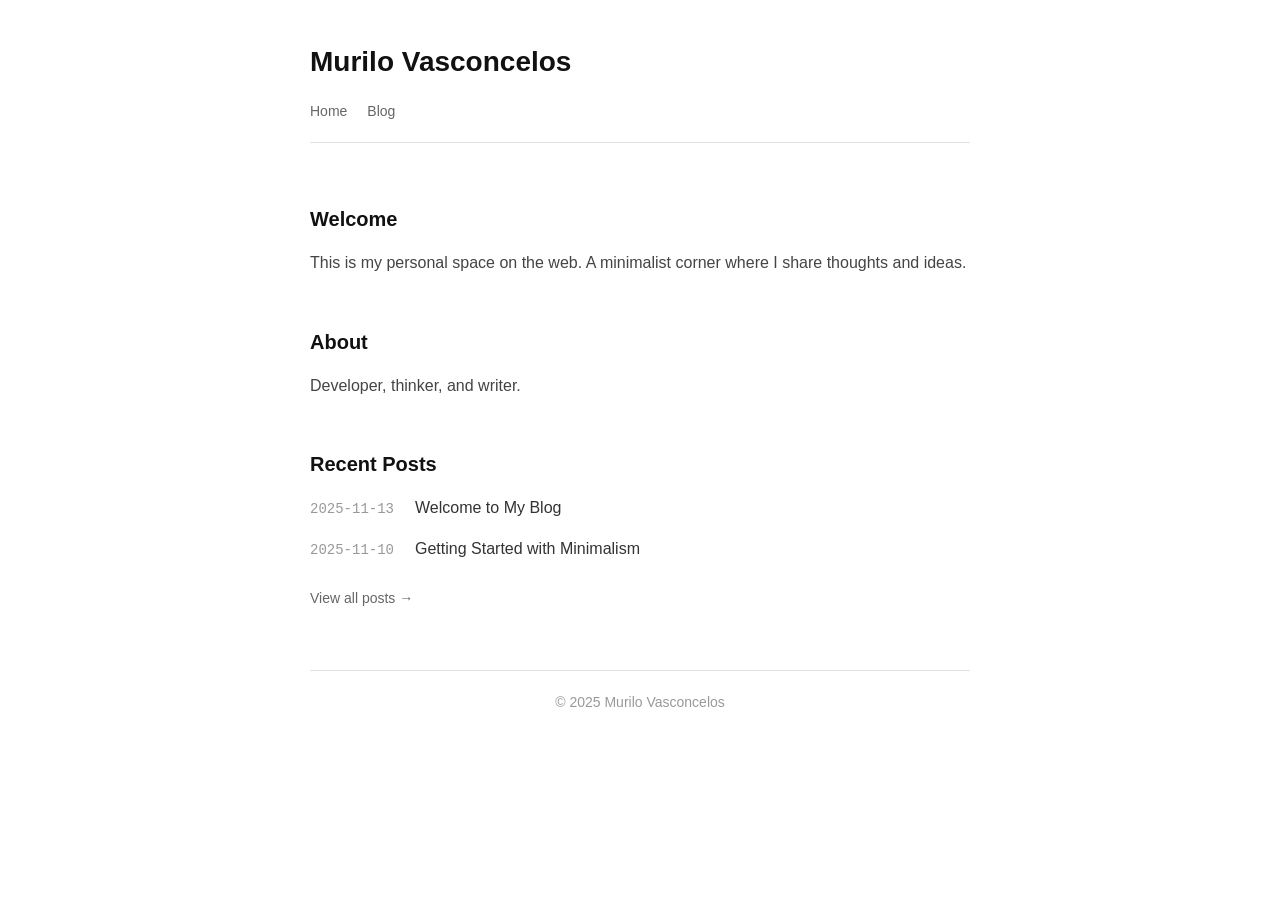
<file: index.html>
<!DOCTYPE html>
<html lang="en">
<head>
    <meta charset="UTF-8">
    <meta name="viewport" content="width=device-width, initial-scale=1.0">
    <title>Murilo Vasconcelos - Personal Website</title>
    <link rel="stylesheet" href="style.css">
</head>
<body>
    <div class="container">
        <header>
            <h1>Murilo Vasconcelos</h1>
            <nav>
                <a href="index.html">Home</a>
                <a href="blog.html">Blog</a>
            </nav>
        </header>

        <main>
            <section class="intro">
                <h2>Welcome</h2>
                <p>This is my personal space on the web. A minimalist corner where I share thoughts and ideas.</p>
            </section>

            <section class="about">
                <h2>About</h2>
                <p>Developer, thinker, and writer.</p>
            </section>

            <section class="recent-posts">
                <h2>Recent Posts</h2>
                <ul class="post-list">
                    <li>
                        <a href="posts/welcome.html">
                            <span class="post-date">2025-11-13</span>
                            <span class="post-title">Welcome to My Blog</span>
                        </a>
                    </li>
                    <li>
                        <a href="posts/getting-started.html">
                            <span class="post-date">2025-11-10</span>
                            <span class="post-title">Getting Started with Minimalism</span>
                        </a>
                    </li>
                </ul>
                <a href="blog.html" class="view-all">View all posts →</a>
            </section>
        </main>

        <footer>
            <p>&copy; 2025 Murilo Vasconcelos</p>
        </footer>
    </div>
</body>
</html>
</file>
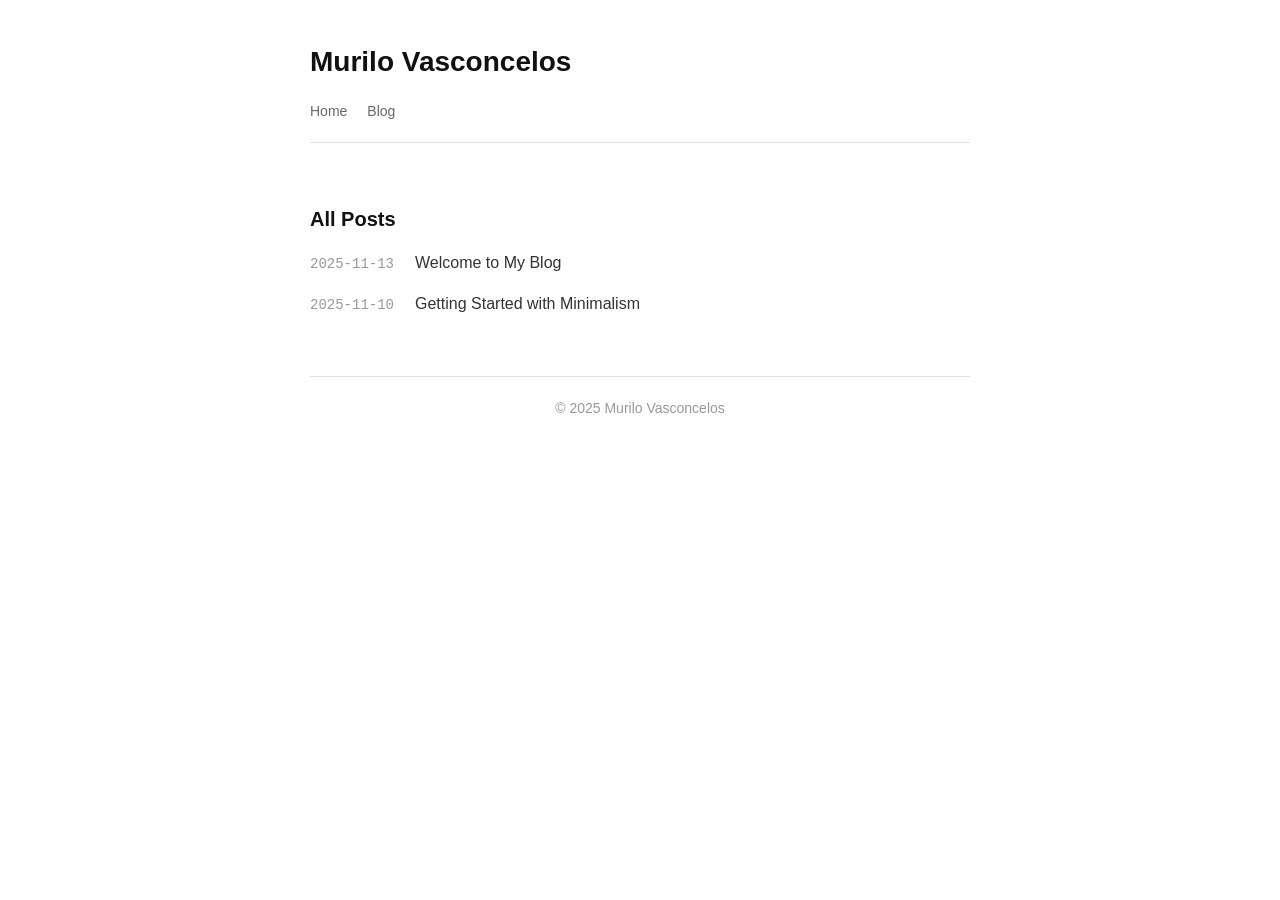
<file: blog.html>
<!DOCTYPE html>
<html lang="en">
<head>
    <meta charset="UTF-8">
    <meta name="viewport" content="width=device-width, initial-scale=1.0">
    <title>Blog - Murilo Vasconcelos</title>
    <link rel="stylesheet" href="style.css">
</head>
<body>
    <div class="container">
        <header>
            <h1>Murilo Vasconcelos</h1>
            <nav>
                <a href="index.html">Home</a>
                <a href="blog.html">Blog</a>
            </nav>
        </header>

        <main>
            <section>
                <h2>All Posts</h2>
                <ul class="post-list">
                    <li>
                        <a href="posts/welcome.html">
                            <span class="post-date">2025-11-13</span>
                            <span class="post-title">Welcome to My Blog</span>
                        </a>
                    </li>
                    <li>
                        <a href="posts/getting-started.html">
                            <span class="post-date">2025-11-10</span>
                            <span class="post-title">Getting Started with Minimalism</span>
                        </a>
                    </li>
                </ul>
            </section>
        </main>

        <footer>
            <p>&copy; 2025 Murilo Vasconcelos</p>
        </footer>
    </div>
</body>
</html>
</file>
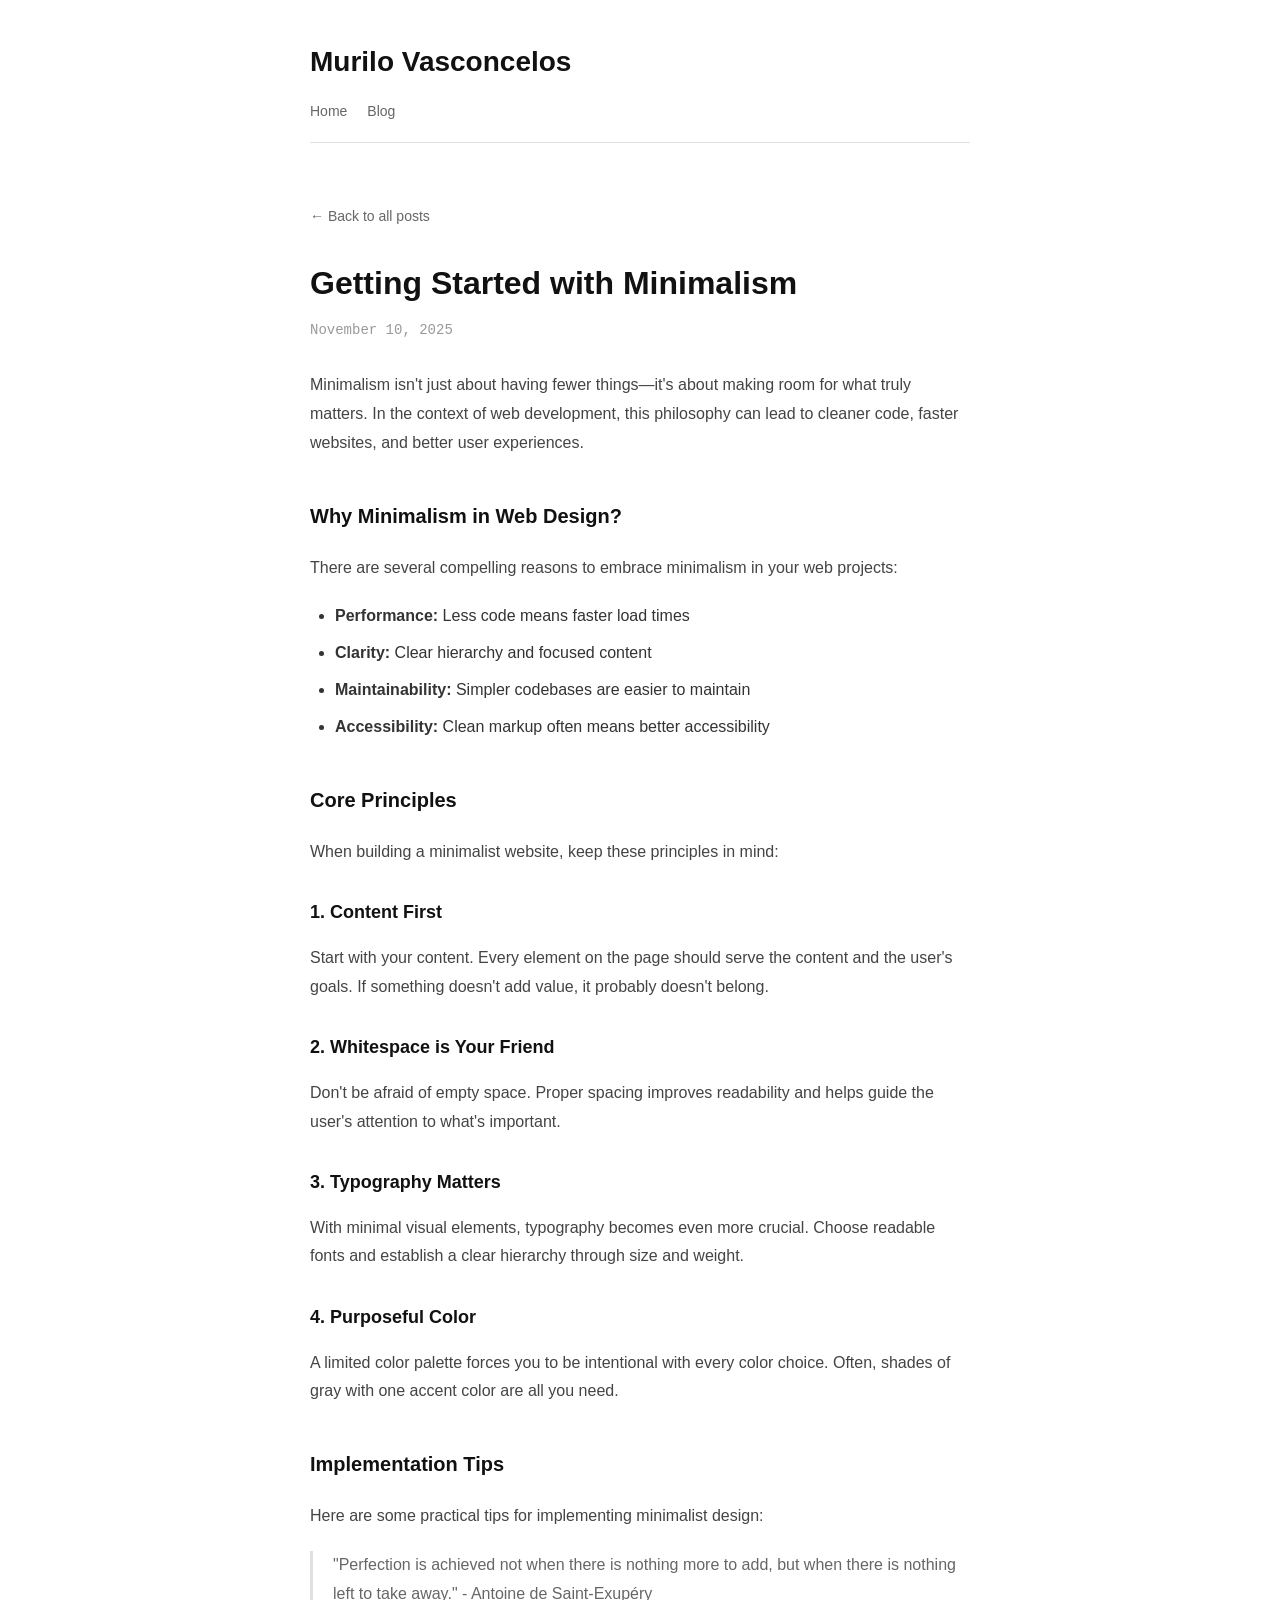
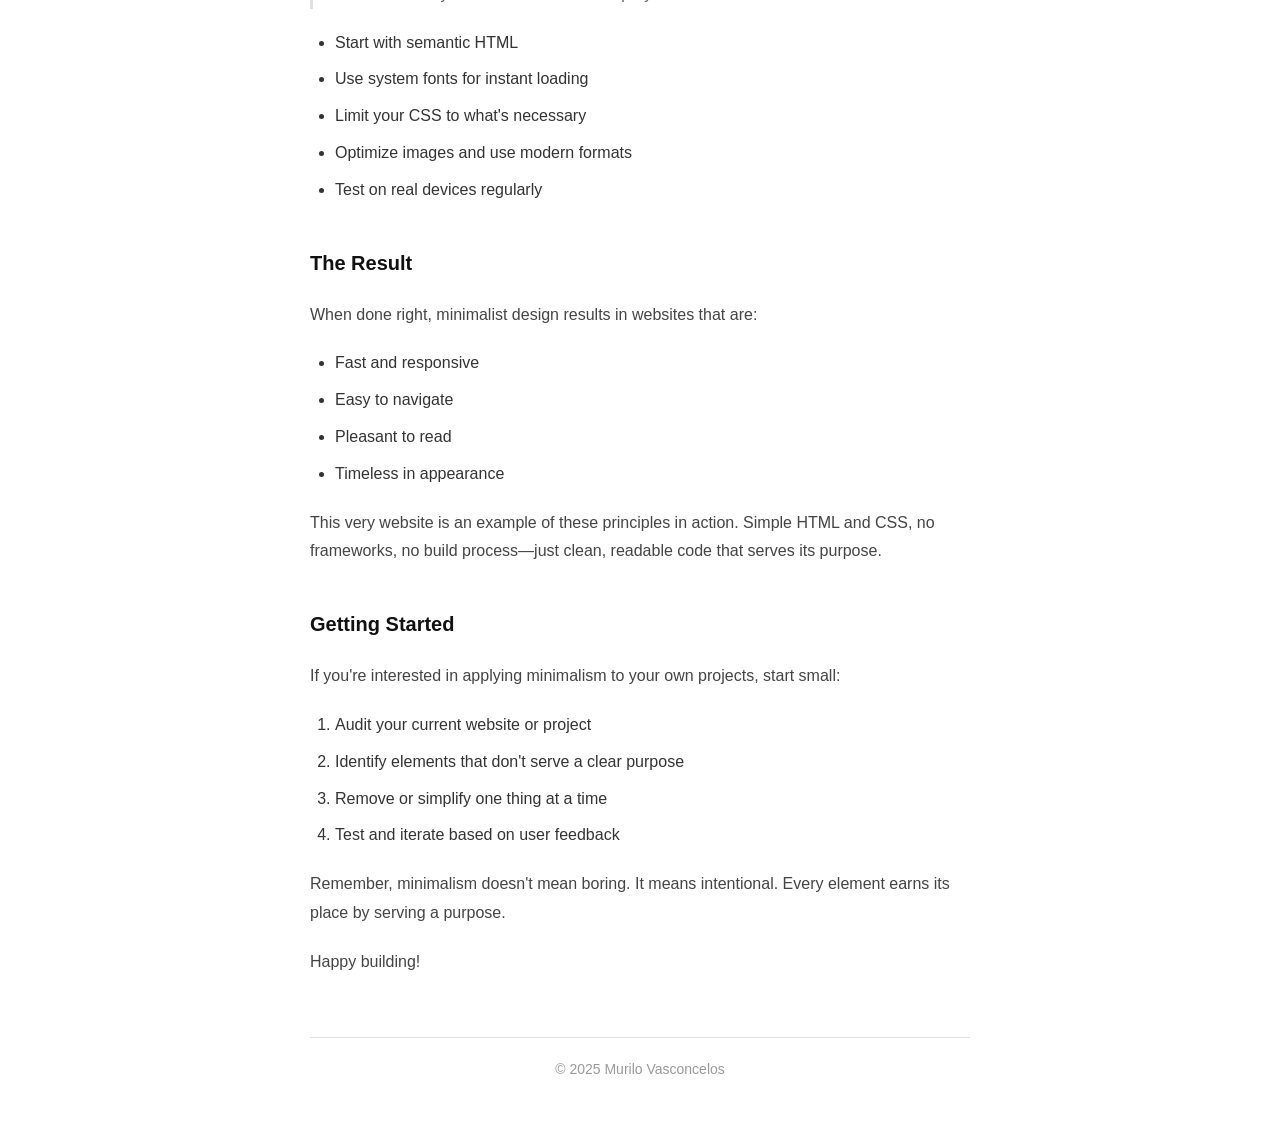
<file: posts/getting-started.html>
<!DOCTYPE html>
<html lang="en">
<head>
    <meta charset="UTF-8">
    <meta name="viewport" content="width=device-width, initial-scale=1.0">
    <title>Getting Started with Minimalism - Murilo Vasconcelos</title>
    <link rel="stylesheet" href="../style.css">
</head>
<body>
    <div class="container">
        <header>
            <h1>Murilo Vasconcelos</h1>
            <nav>
                <a href="../index.html">Home</a>
                <a href="../blog.html">Blog</a>
            </nav>
        </header>

        <main>
            <a href="../blog.html" class="back-link">← Back to all posts</a>
            
            <article>
                <header>
                    <h1>Getting Started with Minimalism</h1>
                    <p class="post-meta">November 10, 2025</p>
                </header>

                <div class="post-content">
                    <p>Minimalism isn't just about having fewer things—it's about making room for what truly matters. In the context of web development, this philosophy can lead to cleaner code, faster websites, and better user experiences.</p>

                    <h2>Why Minimalism in Web Design?</h2>
                    <p>There are several compelling reasons to embrace minimalism in your web projects:</p>
                    <ul>
                        <li><strong>Performance:</strong> Less code means faster load times</li>
                        <li><strong>Clarity:</strong> Clear hierarchy and focused content</li>
                        <li><strong>Maintainability:</strong> Simpler codebases are easier to maintain</li>
                        <li><strong>Accessibility:</strong> Clean markup often means better accessibility</li>
                    </ul>

                    <h2>Core Principles</h2>
                    <p>When building a minimalist website, keep these principles in mind:</p>

                    <h3>1. Content First</h3>
                    <p>Start with your content. Every element on the page should serve the content and the user's goals. If something doesn't add value, it probably doesn't belong.</p>

                    <h3>2. Whitespace is Your Friend</h3>
                    <p>Don't be afraid of empty space. Proper spacing improves readability and helps guide the user's attention to what's important.</p>

                    <h3>3. Typography Matters</h3>
                    <p>With minimal visual elements, typography becomes even more crucial. Choose readable fonts and establish a clear hierarchy through size and weight.</p>

                    <h3>4. Purposeful Color</h3>
                    <p>A limited color palette forces you to be intentional with every color choice. Often, shades of gray with one accent color are all you need.</p>

                    <h2>Implementation Tips</h2>
                    <p>Here are some practical tips for implementing minimalist design:</p>

                    <blockquote>
                        "Perfection is achieved not when there is nothing more to add, but when there is nothing left to take away." - Antoine de Saint-Exupéry
                    </blockquote>

                    <ul>
                        <li>Start with semantic HTML</li>
                        <li>Use system fonts for instant loading</li>
                        <li>Limit your CSS to what's necessary</li>
                        <li>Optimize images and use modern formats</li>
                        <li>Test on real devices regularly</li>
                    </ul>

                    <h2>The Result</h2>
                    <p>When done right, minimalist design results in websites that are:</p>
                    <ul>
                        <li>Fast and responsive</li>
                        <li>Easy to navigate</li>
                        <li>Pleasant to read</li>
                        <li>Timeless in appearance</li>
                    </ul>

                    <p>This very website is an example of these principles in action. Simple HTML and CSS, no frameworks, no build process—just clean, readable code that serves its purpose.</p>

                    <h2>Getting Started</h2>
                    <p>If you're interested in applying minimalism to your own projects, start small:</p>
                    <ol>
                        <li>Audit your current website or project</li>
                        <li>Identify elements that don't serve a clear purpose</li>
                        <li>Remove or simplify one thing at a time</li>
                        <li>Test and iterate based on user feedback</li>
                    </ol>

                    <p>Remember, minimalism doesn't mean boring. It means intentional. Every element earns its place by serving a purpose.</p>

                    <p>Happy building!</p>
                </div>
            </article>
        </main>

        <footer>
            <p>&copy; 2025 Murilo Vasconcelos</p>
        </footer>
    </div>
</body>
</html>
</file>
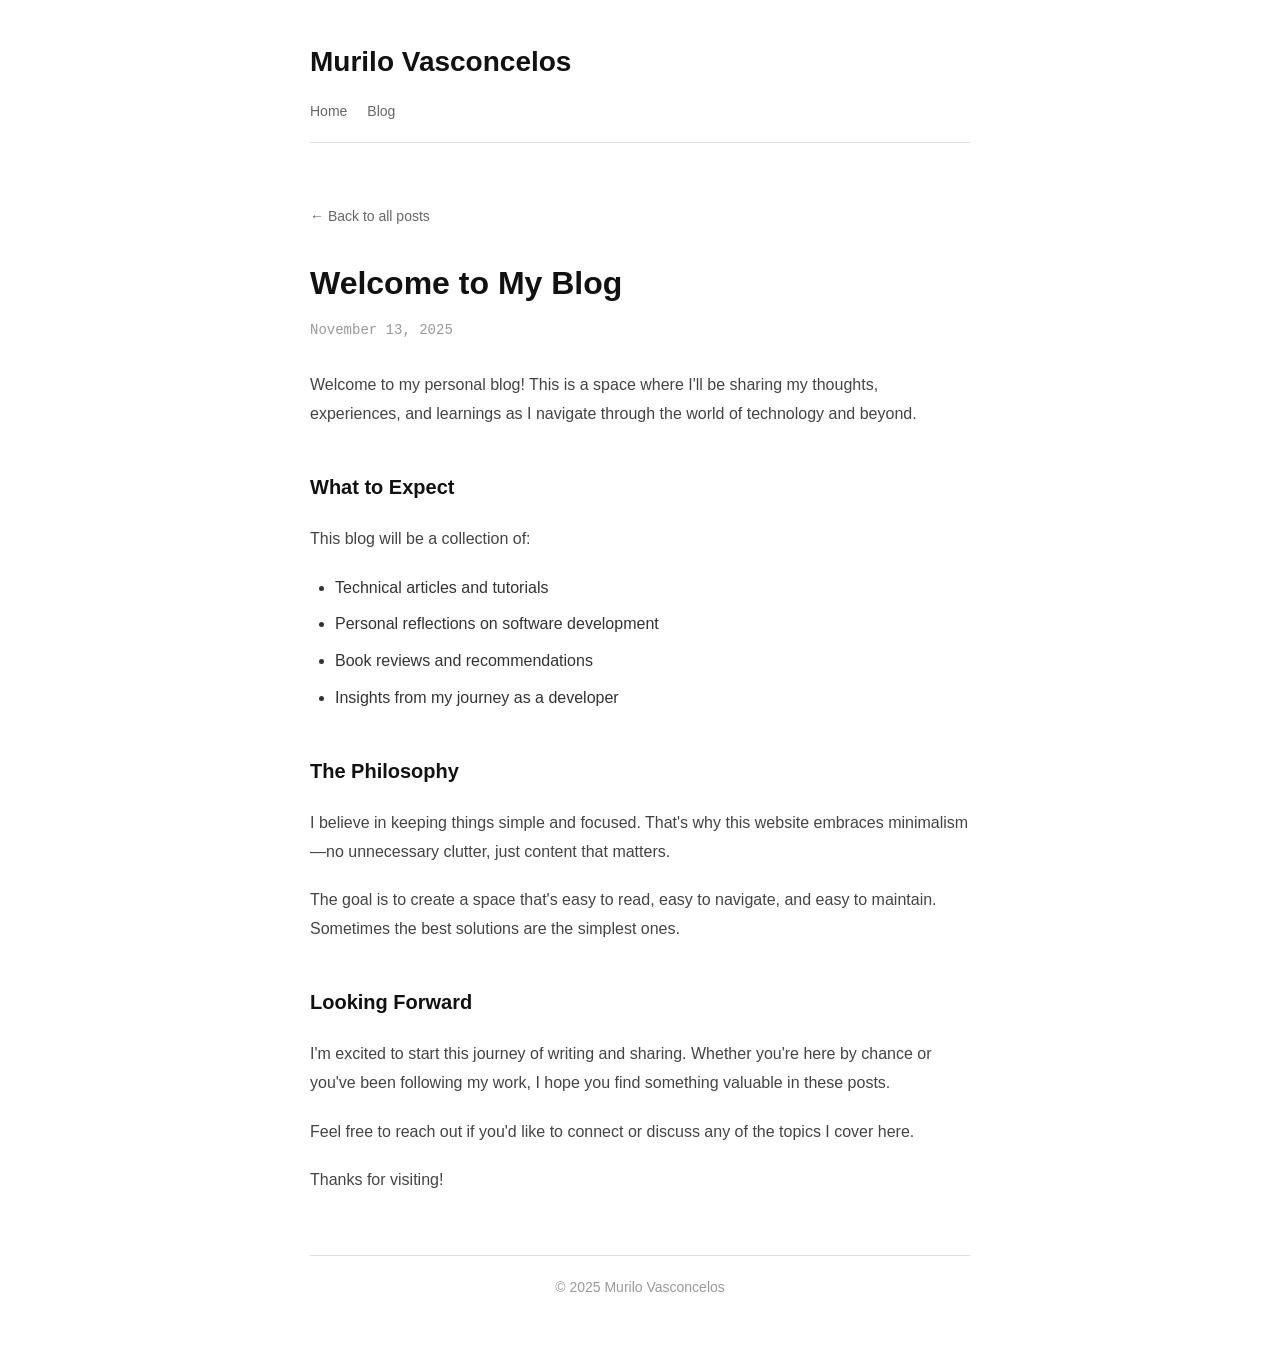
<file: posts/welcome.html>
<!DOCTYPE html>
<html lang="en">
<head>
    <meta charset="UTF-8">
    <meta name="viewport" content="width=device-width, initial-scale=1.0">
    <title>Welcome to My Blog - Murilo Vasconcelos</title>
    <link rel="stylesheet" href="../style.css">
</head>
<body>
    <div class="container">
        <header>
            <h1>Murilo Vasconcelos</h1>
            <nav>
                <a href="../index.html">Home</a>
                <a href="../blog.html">Blog</a>
            </nav>
        </header>

        <main>
            <a href="../blog.html" class="back-link">← Back to all posts</a>
            
            <article>
                <header>
                    <h1>Welcome to My Blog</h1>
                    <p class="post-meta">November 13, 2025</p>
                </header>

                <div class="post-content">
                    <p>Welcome to my personal blog! This is a space where I'll be sharing my thoughts, experiences, and learnings as I navigate through the world of technology and beyond.</p>

                    <h2>What to Expect</h2>
                    <p>This blog will be a collection of:</p>
                    <ul>
                        <li>Technical articles and tutorials</li>
                        <li>Personal reflections on software development</li>
                        <li>Book reviews and recommendations</li>
                        <li>Insights from my journey as a developer</li>
                    </ul>

                    <h2>The Philosophy</h2>
                    <p>I believe in keeping things simple and focused. That's why this website embraces minimalism—no unnecessary clutter, just content that matters.</p>

                    <p>The goal is to create a space that's easy to read, easy to navigate, and easy to maintain. Sometimes the best solutions are the simplest ones.</p>

                    <h2>Looking Forward</h2>
                    <p>I'm excited to start this journey of writing and sharing. Whether you're here by chance or you've been following my work, I hope you find something valuable in these posts.</p>

                    <p>Feel free to reach out if you'd like to connect or discuss any of the topics I cover here.</p>

                    <p>Thanks for visiting!</p>
                </div>
            </article>
        </main>

        <footer>
            <p>&copy; 2025 Murilo Vasconcelos</p>
        </footer>
    </div>
</body>
</html>
</file>
<file: style.css>
/* Reset and base styles */
* {
    margin: 0;
    padding: 0;
    box-sizing: border-box;
}

body {
    font-family: -apple-system, BlinkMacSystemFont, "Segoe UI", Roboto, "Helvetica Neue", Arial, sans-serif;
    line-height: 1.6;
    color: #333;
    background-color: #fff;
    font-size: 16px;
}

/* Container */
.container {
    max-width: 700px;
    margin: 0 auto;
    padding: 40px 20px;
}

/* Header */
header {
    margin-bottom: 60px;
    padding-bottom: 20px;
    border-bottom: 1px solid #e0e0e0;
}

header h1 {
    font-size: 28px;
    font-weight: 600;
    margin-bottom: 15px;
    color: #111;
}

nav {
    display: flex;
    gap: 20px;
}

nav a {
    color: #666;
    text-decoration: none;
    font-size: 14px;
    transition: color 0.2s;
}

nav a:hover {
    color: #111;
}

/* Main content */
main {
    margin-bottom: 60px;
}

section {
    margin-bottom: 50px;
}

h2 {
    font-size: 20px;
    font-weight: 600;
    margin-bottom: 15px;
    color: #111;
}

p {
    color: #444;
    margin-bottom: 15px;
}

/* Post list */
.post-list {
    list-style: none;
}

.post-list li {
    margin-bottom: 15px;
}

.post-list a {
    display: flex;
    align-items: baseline;
    text-decoration: none;
    color: #333;
    transition: color 0.2s;
}

.post-list a:hover {
    color: #000;
}

.post-date {
    color: #999;
    font-size: 14px;
    font-family: "Courier New", monospace;
    margin-right: 15px;
    min-width: 90px;
}

.post-title {
    flex: 1;
}

.view-all {
    display: inline-block;
    margin-top: 10px;
    color: #666;
    text-decoration: none;
    font-size: 14px;
}

.view-all:hover {
    color: #111;
}

/* Article styles */
article header {
    margin-bottom: 30px;
    border-bottom: none;
    padding-bottom: 0;
}

article h1 {
    font-size: 32px;
    font-weight: 600;
    margin-bottom: 10px;
    color: #111;
}

article .post-meta {
    color: #999;
    font-size: 14px;
    font-family: "Courier New", monospace;
}

article .post-content {
    line-height: 1.8;
}

article .post-content h2 {
    margin-top: 40px;
    margin-bottom: 20px;
}

article .post-content h3 {
    font-size: 18px;
    margin-top: 30px;
    margin-bottom: 15px;
    color: #111;
}

article .post-content p {
    margin-bottom: 20px;
}

article .post-content ul,
article .post-content ol {
    margin-left: 25px;
    margin-bottom: 20px;
}

article .post-content li {
    margin-bottom: 8px;
}

article .post-content code {
    background-color: #f5f5f5;
    padding: 2px 6px;
    border-radius: 3px;
    font-size: 14px;
    font-family: "Courier New", monospace;
}

article .post-content pre {
    background-color: #f5f5f5;
    padding: 15px;
    border-radius: 5px;
    overflow-x: auto;
    margin-bottom: 20px;
}

article .post-content pre code {
    background-color: transparent;
    padding: 0;
}

article .post-content blockquote {
    border-left: 3px solid #e0e0e0;
    padding-left: 20px;
    margin-left: 0;
    margin-bottom: 20px;
    color: #666;
}

.back-link {
    display: inline-block;
    margin-bottom: 30px;
    color: #666;
    text-decoration: none;
    font-size: 14px;
}

.back-link:hover {
    color: #111;
}

/* Footer */
footer {
    padding-top: 20px;
    border-top: 1px solid #e0e0e0;
    text-align: center;
}

footer p {
    color: #999;
    font-size: 14px;
}

/* Responsive */
@media (max-width: 600px) {
    .container {
        padding: 30px 15px;
    }

    header h1 {
        font-size: 24px;
    }

    article h1 {
        font-size: 28px;
    }

    .post-list a {
        flex-direction: column;
        align-items: flex-start;
    }

    .post-date {
        margin-bottom: 5px;
    }
}
</file>
